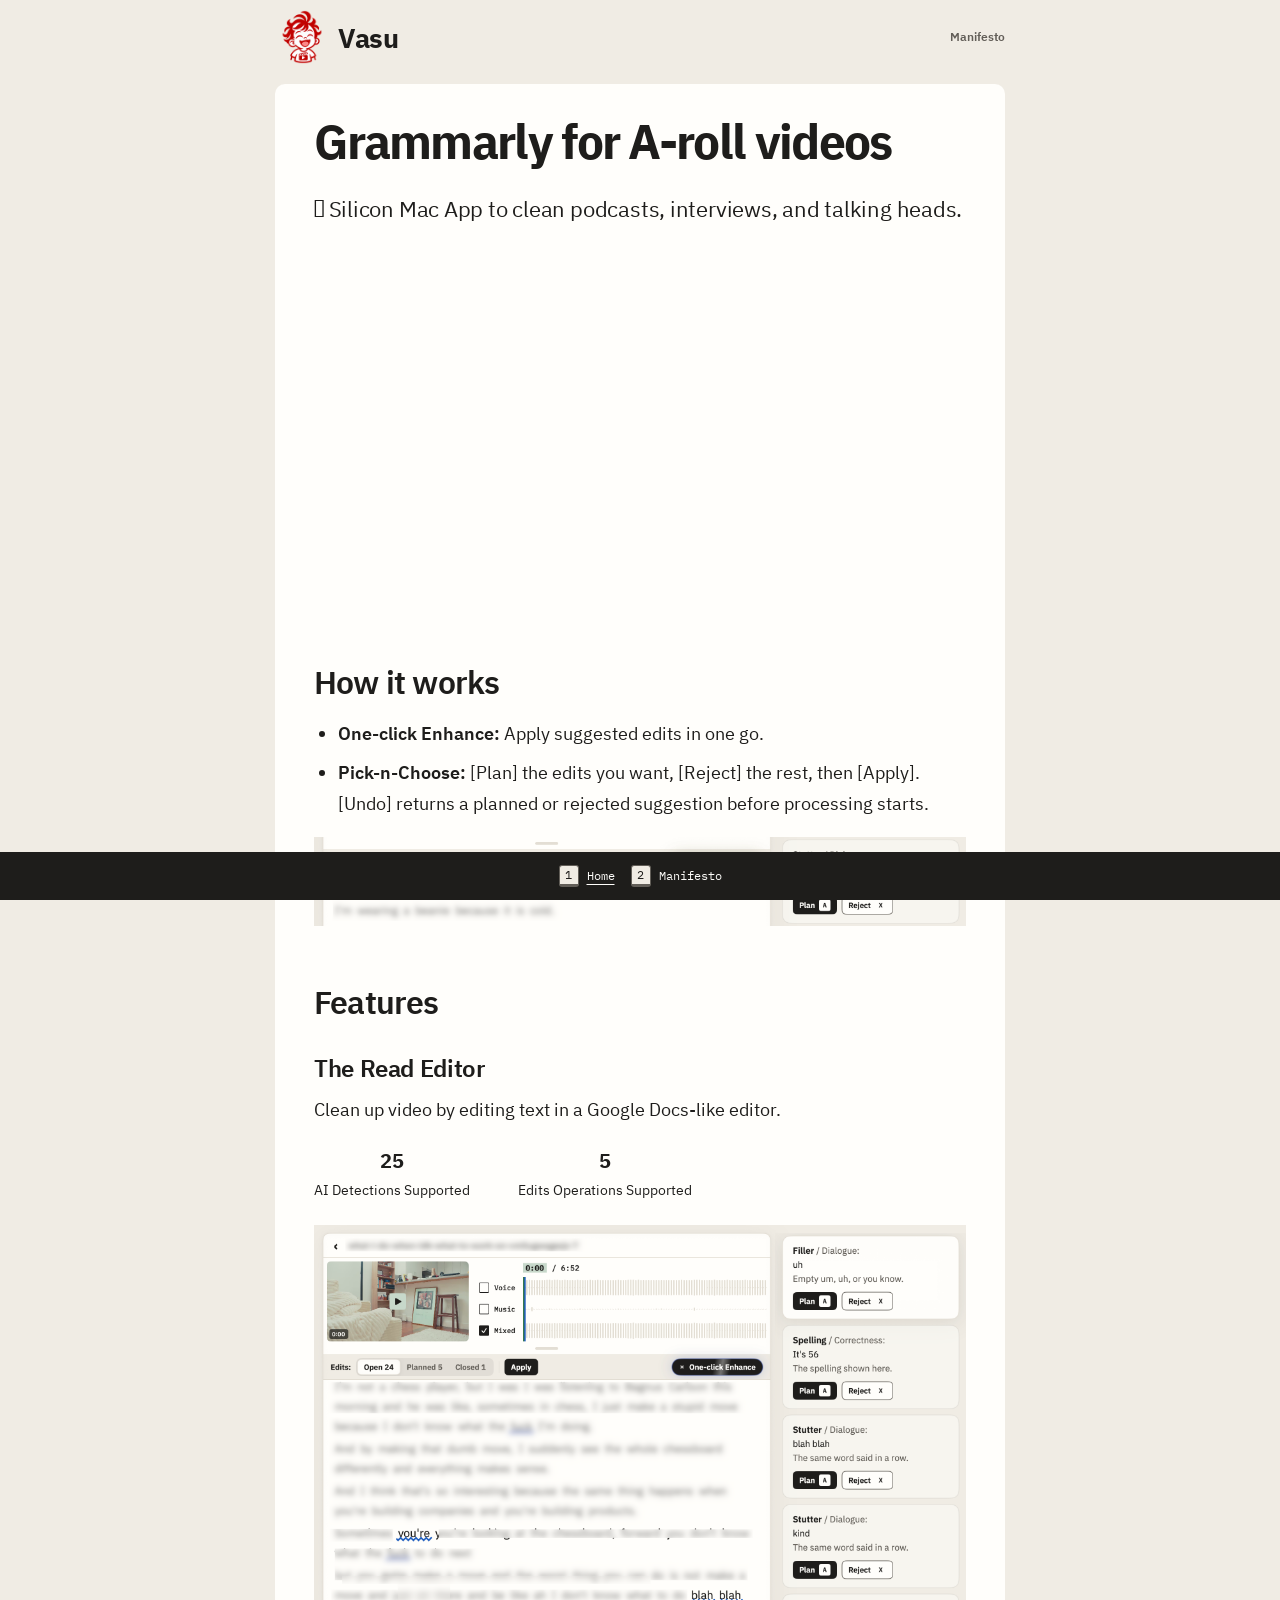
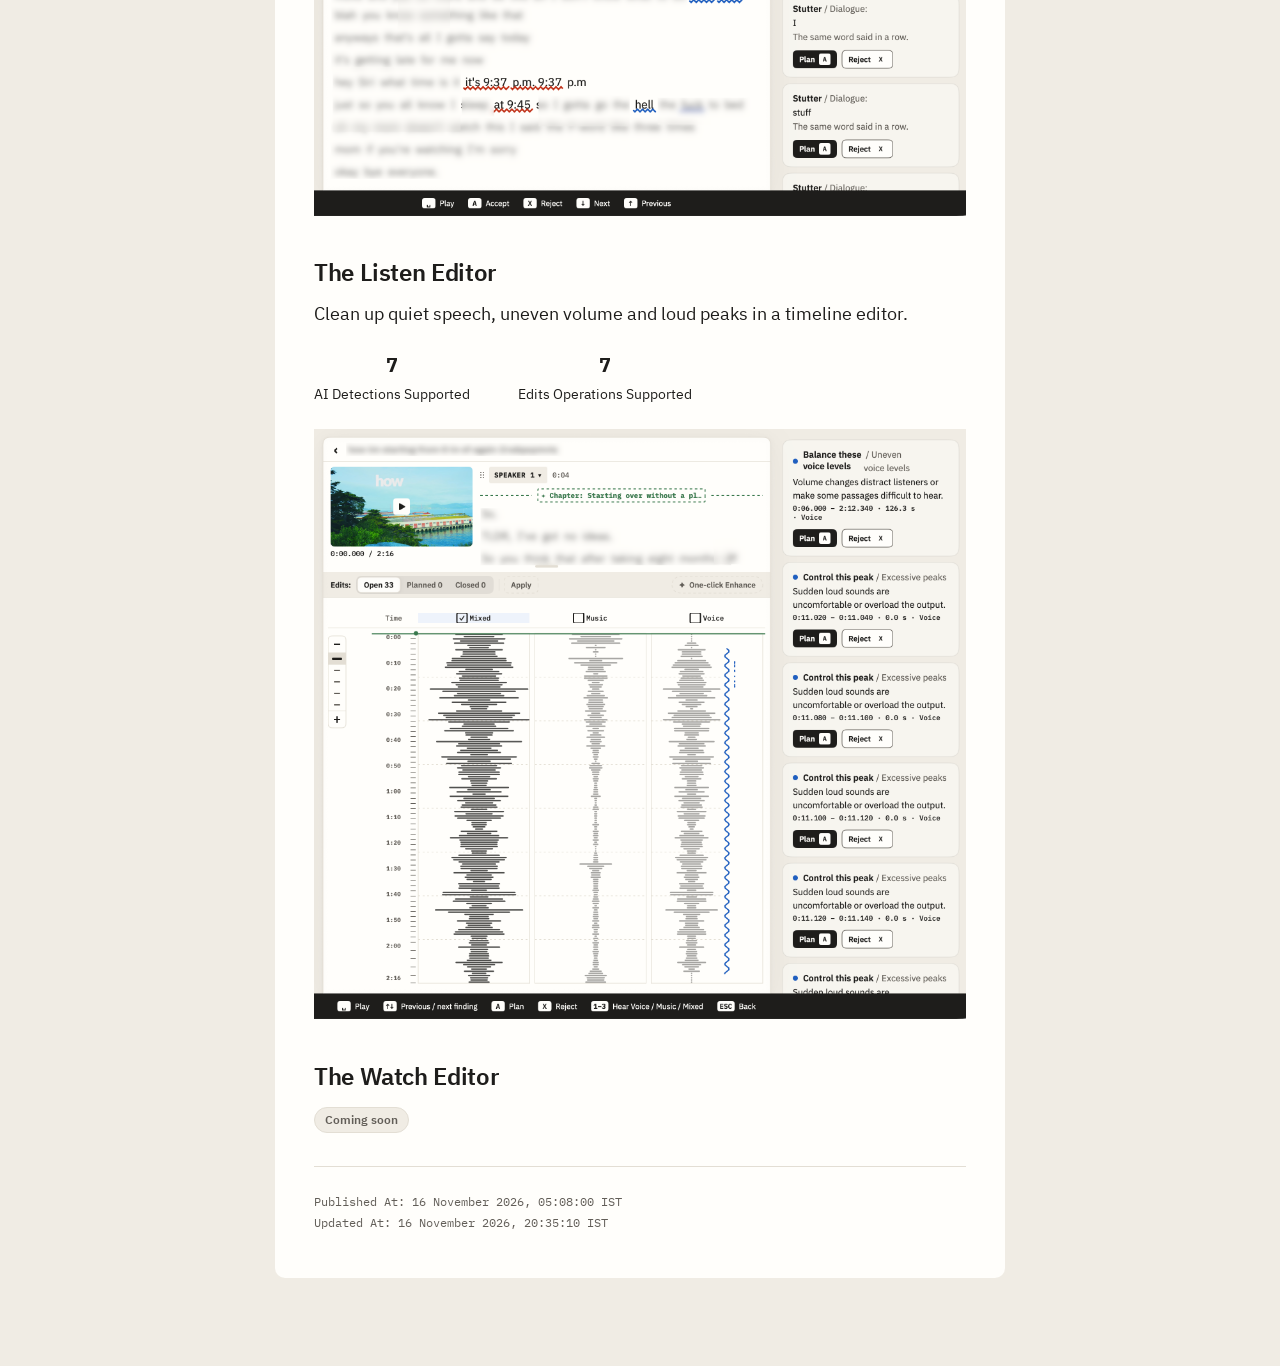
<file: index.html>
<!doctype html>
<html lang="en">
<head>
  <meta charset="utf-8">
  <meta name="viewport" content="width=device-width, initial-scale=1">
  <meta name="description" content="Grammarly for A-roll. Vasu suggests cuts and sound fixes for your video. Apply suggested edits in one click or choose each change yourself.">
  <title>Vasu — Grammarly for A-roll</title>
  <link rel="stylesheet" href="styles.css">
  <script src="application.js" defer></script>
</head>
<body>
  <a class="skip" href="#main">Skip to content</a>
  <!-- Shared header fallback: keep synchronized with _header.html. -->
  <div data-shared-header>
    <header class="site-header">
      <div class="site-header-inner">
        <a class="brand" href="index.html" aria-current="page" aria-label="Vasu home"><img src="assets/vasu-mark.png" width="36" height="36" alt=""><span>Vasu</span></a>
        <nav aria-label="Main"><a href="manifesto.html">Why Vasu</a></nav>
      </div>
    </header>
  </div>
  <main id="main">
    <article aria-labelledby="page-title">
      <header>
        <h1 id="page-title">Grammarly for A-roll videos</h1>
        <p> Silicon Mac App to clean podcasts, interviews, and talking heads.</p>
      </header>

      <iframe
        src="https://www.youtube.com/embed/hJ0SmzIOtzU?controls=0&amp;rel=0&amp;playsinline=1"
        title="Vasu video"
        style="display:block;width:100%;aspect-ratio:16 / 9;border:0;margin-top:var(--space-6)"
        allow="accelerometer; autoplay; clipboard-write; encrypted-media; gyroscope; picture-in-picture; web-share"
        referrerpolicy="strict-origin-when-cross-origin"
        allowfullscreen>
      </iframe>

      <section aria-labelledby="edit-choice">
        <h2 id="edit-choice">How it works</h2>
        <ul>
          <li><strong>One-click Enhance:</strong> Apply suggested edits in one go.</li>
          <li><strong>Pick-n-Choose:</strong> [Plan] the edits you want, [Reject] the rest, then [Apply]. [Undo] returns a planned or rejected suggestion before processing starts.</li>
        </ul>
        <img src="how-it-works.png" width="100%" alt="How Vasu works">
      </section>
      <section aria-labelledby="editors">
        <h2 id="editors">Features</h2>
        <section aria-labelledby="read">
          <h3 id="read">The Read Editor</h3>
          <p>Clean up video by editing text in a Google Docs-like editor.</p>
          <ul class="editor-metrics">
            <li><strong>25</strong><span>AI Detections Supported</span></li>
            <li><strong>5</strong><span>Edits Operations Supported</span></li>
          </ul>
          <img src="read.png" width="100%" alt="How Vasu works">
        </section>
        <section aria-labelledby="listen">
          <h3 id="listen">The Listen Editor</h3>
          <p>Clean up quiet speech, uneven volume and loud peaks in a timeline editor.</p>
          <ul class="editor-metrics">
            <li><strong>7</strong><span>AI Detections Supported</span></li>
            <li><strong>7</strong><span>Edits Operations Supported</span></li>
          </ul>
          <img src="listen.png" width="100%" alt="How Vasu works">
        </section>
      </section>

      <section aria-labelledby="watch">
          <h3 id="watch">The Watch Editor</h3>
          <p class="coming-soon-wrap"><span class="coming-soon">Coming soon</span></p>
          
        </section>
      </section>

      
      
      <footer class="page-dates">
        <hr>
        <!-- Maintenance: preserve Published At; refresh Updated At on every content update. -->
        <p class="meta">Published At: <time datetime="2026-11-16T05:08:00+05:30">16 November 2026, 05:08:00 IST</time><br>
        Updated At: <time datetime="2026-11-16T20:35:10+05:30">16 November 2026, 20:35:10 IST</time></p>
      </footer>
    </article>
  </main>
</body>
</html>
</file>
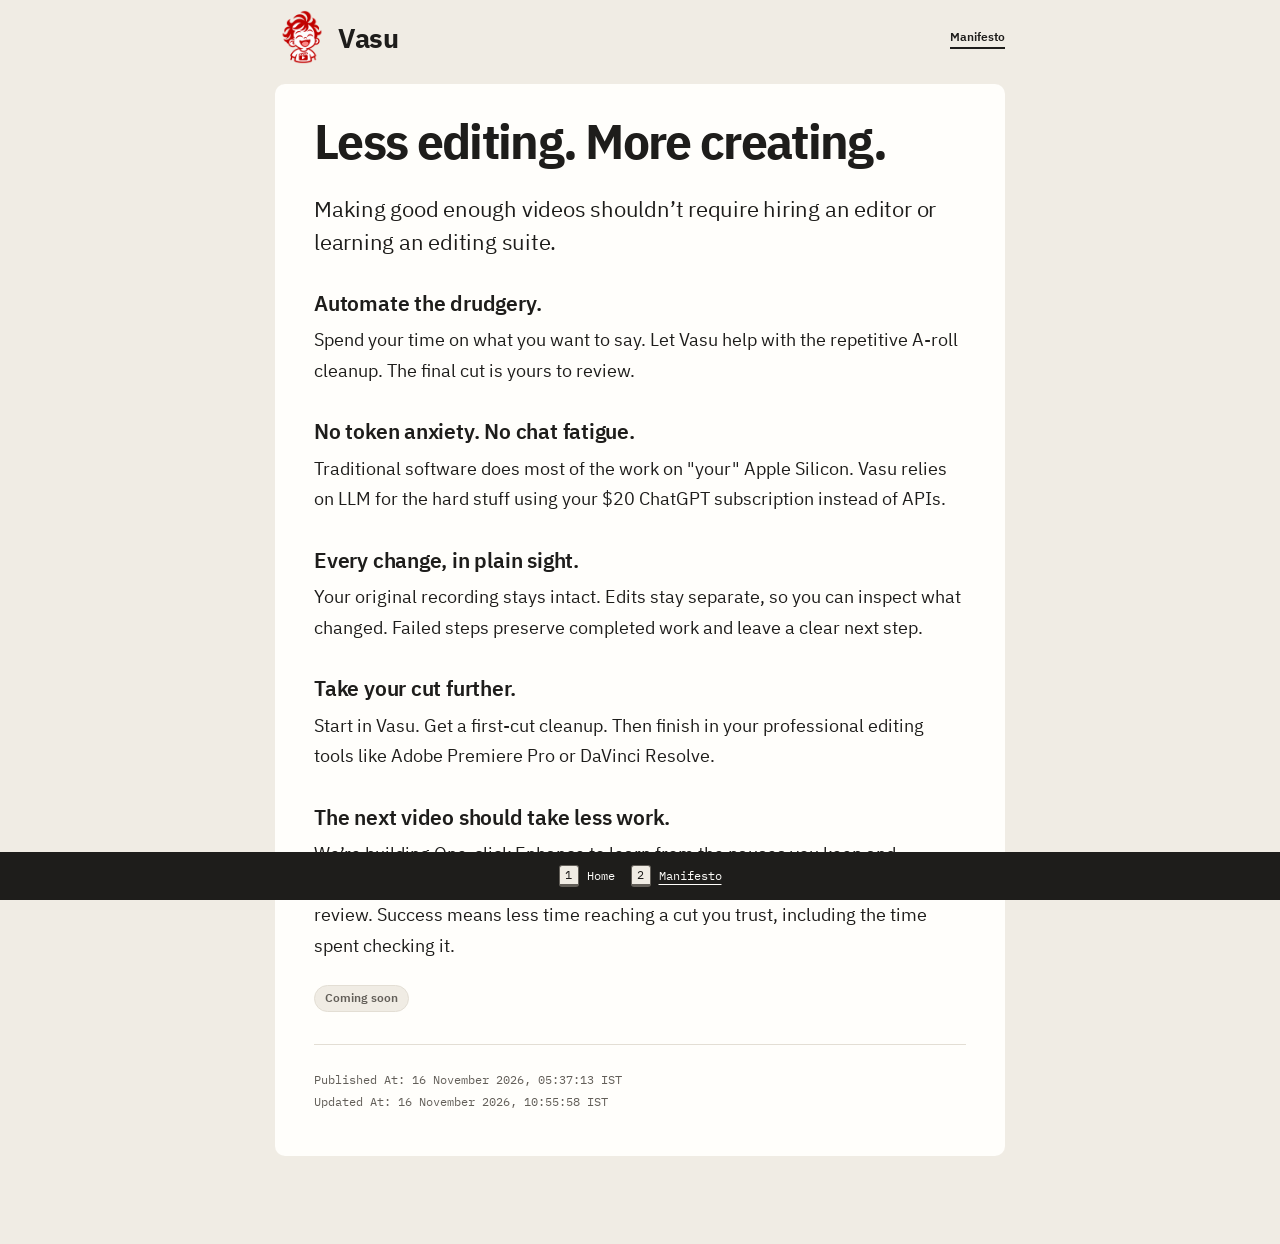
<file: manifesto.html>
<!doctype html>
<html lang="en">
<head>
  <meta charset="utf-8">
  <meta name="viewport" content="width=device-width, initial-scale=1">
  <meta name="description" content="Less editing. More creating. The principles behind Vasu: automate repetitive cleanup, keep every change visible and make the next video take less work.">
  <title>Less editing. More creating. — Vasu Manifesto</title>
  <link rel="stylesheet" href="styles.css">
  <script src="application.js" defer></script>
</head>
<body>
  <a class="skip" href="#main">Skip to content</a>
  <!-- Shared header fallback: keep synchronized with _header.html. -->
  <div data-shared-header>
    <header class="site-header">
      <div class="site-header-inner">
        <a class="brand" href="index.html" aria-label="Vasu home"><img src="assets/vasu-mark.png" width="36" height="36" alt=""><span>Vasu</span></a>
        <nav aria-label="Main"><a href="manifesto.html" aria-current="page">Why Vasu</a></nav>
      </div>
    </header>
  </div>
  <main id="main">
    <article aria-labelledby="page-title">
      <header>
        <h1 id="page-title">Less editing. More creating.</h1>
        <p>Making good enough videos shouldn’t require hiring an editor or learning an editing suite.</p>
      </header>
      <div class="manifesto-sections">
        <section id="principle-story" aria-labelledby="story">
          <h4 id="story">Automate the drudgery.</h4>
          <p id="principle-start"><span id="manifesto-start">Spend your time on what you want to say. Let Vasu help with the repetitive A-roll cleanup. The final cut is yours to review.</span></p>
        </section>
        <section id="principle-hardware" aria-labelledby="hardware">
          <h4 id="hardware">No token anxiety. No chat fatigue.</h4>
          <p id="principle-tokens"><span id="tokens">
            Traditional software does most of the work on "your" Apple Silicon. Vasu relies on LLM for the hard stuff using your $20 ChatGPT subscription instead of APIs.
          </span></p>
        </section>
        <section id="principle-cuts" aria-labelledby="cuts">
          <h4 id="cuts">Every change, in plain sight.</h4>
          <p>Your original recording stays intact. Edits stay separate, so you can inspect what changed. Failed steps preserve completed work and leave a clear next step.</span></p>
        </section>
        <section id="principle-handoff" aria-labelledby="handoff">
          <h4 id="handoff">Take your cut further.</h4>
          <p>Start in Vasu. Get a first-cut cleanup. Then finish in your professional editing tools like Adobe Premiere Pro or DaVinci Resolve.</p>
        </section>
        <section id="principle-recipes" aria-labelledby="recipes">
          <h4 id="recipes">The next video should take less work.</h4>
          <p id="principle-judgement"><span id="judgement">
            We’re building One-click Enhance to learn from the pauses you keep and suggestions you reject. Your choices should make the next cut faster to edit and review. Success means less time reaching a cut you trust, including the time spent checking it.
          
          </span></p>
          <p class="coming-soon-wrap"><span class="coming-soon">Coming soon</span></p>
        </section>
      </div>
      <footer class="page-dates">
        <hr>
        <!-- Maintenance: preserve Published At; refresh Updated At on every content update. -->
        <p class="meta">Published At: <time datetime="2026-11-16T05:37:13+05:30">16 November 2026, 05:37:13 IST</time><br>
        Updated At: <time datetime="2026-11-16T10:55:58+05:30">16 November 2026, 10:55:58 IST</time></p>
      </footer>
    </article>
  </main>
</body>
</html>
</file>
<file: styles.css>
/* Anatomy: specs/design.html. Current values: swift/dls/Sources/VasuDLS/
   vasu_tokens.swift and components/redesign_page.swift. See specs/008-dls/spec.md. */
@font-face{font-family:"IBM Plex Sans";src:url("assets/fonts/IBMPlexSans-Regular.woff2") format("woff2");font-weight:400;font-style:normal;font-display:swap}
@font-face{font-family:"IBM Plex Sans";src:url("assets/fonts/IBMPlexSans-SemiBold.woff2") format("woff2");font-weight:600;font-style:normal;font-display:swap}
@font-face{font-family:"IBM Plex Sans";src:url("assets/fonts/IBMPlexSans-Bold.woff2") format("woff2");font-weight:700;font-style:normal;font-display:swap}
@font-face{font-family:"IBM Plex Mono";src:url("assets/fonts/IBMPlexMono-Regular.woff2") format("woff2");font-weight:400;font-style:normal;font-display:swap}
:root{color-scheme:light;--paper:#F0ECE4;--panel:#FFFEFB;--ink:#1E1D1B;--muted:#625E58;--line:#1E1D1B;--line-soft:#E3DED4;--blue:#1F5FBF;--column:730px;--space-1:4px;--space-2:8px;--space-3:12px;--space-4:16px;--space-5:20px;--space-6:24px;--space-8:32px;--space-10:40px;--space-12:48px}
*{box-sizing:border-box}
body{margin:0;background:var(--paper);color:var(--ink);font:var(--text-body)/var(--leading-body) "IBM Plex Sans",sans-serif;font-kerning:normal}
main{width:min(var(--column),100%);min-height:calc(100vh - 124px);margin:10px auto var(--space-10);padding:var(--space-8) 39px var(--space-6);background:var(--panel);border-radius:10px}
a{color:var(--blue);text-decoration-thickness:1px;text-underline-offset:.22em;text-decoration-skip-ink:auto}
a:hover{text-decoration-thickness:2px}
article a{font-weight:600}
.how-it-works-video{display:block;width:100%;max-width:100%;height:auto;margin:var(--space-6) 0;border-radius:8px;background:var(--paper)}
.site-header{background:var(--paper)}
.site-header-inner{width:min(var(--column),calc(100% - 32px));min-height:74px;margin:0 auto;display:flex;align-items:center;justify-content:space-between;gap:var(--space-6);flex-wrap:wrap;padding:10px 0}
.brand{display:inline-flex;align-items:center;gap:9px;color:var(--ink);font-size:27px;font-weight:700;line-height:1;letter-spacing:-.27px;text-decoration:none}
.brand img{display:block;width:54px;height:54px;object-fit:contain}
.site-header nav{display:flex;flex-wrap:wrap;gap:var(--space-4);font:600 12px/1.4 "IBM Plex Sans",sans-serif}
.site-header nav a{color:var(--muted);text-decoration:none}
.site-header nav a:hover{color:var(--ink);text-decoration:underline}
.site-header nav [aria-current]{color:var(--ink);text-decoration:underline;text-decoration-thickness:2px;text-underline-offset:6px}
/* Editorial hierarchy: bold display type, semibold headings, quiet mono details. */
:root{
  --text-h1:clamp(2.25rem,1.75rem + 2vw,3rem);
  --text-h2:clamp(1.75rem,1.5rem + 1vw,2rem);
  --text-h3:1.5rem;
  --text-h4:1.3125rem;
  --text-h5:1.125rem;
  --text-body:1.125rem;
  --text-lead:1.375rem;
  --text-small:1rem;
  --text-code:.875rem;
  --text-meta:.75rem;
  --leading-body:1.7;
}
h1,h2,h3,h4,h5{font-family:"IBM Plex Sans",sans-serif;font-weight:600;color:var(--ink);overflow-wrap:anywhere;text-wrap:balance}
h1{max-width:none;font-size:var(--text-h1);font-weight:700;line-height:1.08;letter-spacing:-.035em;margin:0 0 var(--space-6)}
h2{font-size:var(--text-h2);line-height:1.18;letter-spacing:-.025em;margin:var(--space-12) 0 var(--space-3)}
h3{font-size:var(--text-h3);line-height:1.25;letter-spacing:-.015em;margin:var(--space-8) 0 var(--space-3)}
h4{font-size:var(--text-h4);line-height:1.3;letter-spacing:-.01em;margin:var(--space-6) 0 var(--space-2)}
h5{font-size:var(--text-h5);font-weight:700;line-height:1.4;letter-spacing:0;margin:var(--space-6) 0 var(--space-2)}
summary h3{display:inline-block;max-width:calc(100% - 1.2em);vertical-align:top;margin:0}
summary h3 code{display:block;margin-top:var(--space-1);line-height:1.5;letter-spacing:0;text-wrap:wrap}
p{margin:0 0 var(--space-5);text-wrap:pretty}
p,li,table,caption{font-size:var(--text-body);line-height:var(--leading-body)}
article>header>p:first-of-type{max-width:none;font-size:var(--text-lead);line-height:1.5;letter-spacing:-.01em;margin-bottom:var(--space-6)}
article>header>p:last-child{margin-bottom:0}
strong,b{font-weight:600}
code{font-family:"IBM Plex Mono",monospace;font-size:var(--text-code);font-weight:400;font-variant-ligatures:none;line-height:inherit;overflow-wrap:anywhere}
.meta{font:var(--text-meta)/1.8 "IBM Plex Mono",monospace;font-variant-numeric:tabular-nums;color:var(--muted);margin-top:var(--space-6)}
.page-dates{margin-top:var(--space-8)}
.page-dates hr{border:0;border-top:1px solid var(--line-soft);margin:0}
.skip{position:absolute;top:-60px;left:var(--space-4);z-index:1;background:var(--panel);padding:var(--space-2)}.skip:focus{top:8px}
:focus-visible{outline:2px solid var(--blue);outline-offset:2px}
details{border-top:2px solid var(--line);margin:0}
details:last-of-type{border-bottom:2px solid var(--line)}
summary{cursor:pointer;padding:var(--space-4) 0;font-size:var(--text-h3);line-height:1.3}
summary::marker{font-size:.65em}
summary code{color:var(--muted);font-weight:400}
.content{padding:0 0 var(--space-6)}
.limits{color:var(--muted)}
.table-scroll{max-width:100%;overflow-x:auto;margin:var(--space-4) 0 var(--space-3)}
table{width:100%;table-layout:fixed;border-collapse:collapse}
caption{text-align:left;font-size:var(--text-code);line-height:1.5;color:var(--muted);padding:0 0 var(--space-3)}
th,td{padding:var(--space-3);border-bottom:1px solid var(--line-soft);text-align:left;vertical-align:top}
thead th{font:400 var(--text-meta)/1.5 "IBM Plex Mono",monospace;letter-spacing:.08em;text-transform:uppercase;background:var(--paper);border-bottom:2px solid var(--line)}
tbody{background:var(--panel)}
thead th:first-child{width:30%}thead th:nth-child(2){width:70%}
td p{margin-bottom:var(--space-3)}
td p:last-child{margin-bottom:0}
td p+p{font-size:var(--text-small);line-height:1.6;color:var(--muted)}
tbody th{font-size:var(--text-small);font-weight:600;line-height:1.5}tbody th code{display:block;font-weight:400;color:var(--muted);margin-top:var(--space-1)}
th,td{overflow-wrap:anywhere}
ul,ol{padding-left:var(--space-6)}
li+li{margin-top:var(--space-2)}
.editor-metrics{display:flex;flex-wrap:wrap;gap:24px 48px;list-style:none;padding:0;margin:24px 0}
.editor-metrics li{text-align:center}
.editor-metrics li+li{margin-top:0}
.editor-metrics strong{display:block;font-size:1.25rem;line-height:1.1;font-weight:800}
.editor-metrics span{display:block;margin-top:8px;font-size:14px;line-height:1.5}
/* Manifesto: every principle is readable without opening a disclosure. */
.manifesto-sections{margin-top:var(--space-8)}
.manifesto-sections>section+section{margin-top:var(--space-8)}
.manifesto-sections h2{font-size:var(--text-h3);font-weight:600;line-height:1.3;letter-spacing:-.015em;margin:0 0 var(--space-4)}
.manifesto-sections>section>:last-child{margin-bottom:0}
.coming-soon{display:inline-block;padding:2px 10px;border:1px solid var(--line-soft);border-radius:9999px;background:var(--paper);color:var(--muted);font-size:var(--text-meta);font-weight:600;line-height:1.7}
/* App-style keyboard bar. Reserve its measured height, including wrapped rows. */
.has-website-keybar{scroll-padding-bottom:calc(var(--website-keybar-height,48px) + 16px)}
.has-website-keybar body{padding-bottom:var(--website-keybar-height,48px)}
.has-website-keybar main{min-height:calc(100vh - 124px - var(--website-keybar-height,48px))}
.website-keybar{position:fixed;inset:auto 0 0;z-index:10;background:var(--ink);color:var(--panel);padding-bottom:env(safe-area-inset-bottom,0px);font:12px/1.4 "IBM Plex Mono",monospace}
.website-keybar-inner{width:min(var(--column),calc(100% - 32px));margin:0 auto;display:flex;flex-wrap:wrap;align-items:center;justify-content:center;gap:4px 16px;padding:8px 0}
.website-keybar a,.website-keybar button{display:inline-flex;align-items:center;gap:8px;min-height:32px;padding:0;border:0;border-radius:2px;background:none;color:inherit;font:inherit;text-decoration:none;cursor:pointer;white-space:nowrap}
.website-keybar a:hover span,.website-keybar button:hover span,.website-keybar [aria-current="page"] span{text-decoration:underline;text-underline-offset:4px}
.website-keybar :focus-visible{outline-color:var(--panel);outline-offset:4px}
.website-keybar kbd,.website-key-help kbd{display:inline-block;min-width:20px;padding:2px 4px;border:1px solid var(--muted);border-bottom-width:3px;border-radius:3px;background:var(--paper);color:var(--ink);font:12px/1.2 "IBM Plex Mono",monospace;text-align:center}
#website-shortcuts-button{margin-left:0}
.website-keybar[data-shortcuts="disabled"] kbd{display:none}
.website-keys-off{color:var(--paper);font-size:11px}
.website-key-context{width:min(var(--column),calc(100% - 32px));margin:0 auto;padding:0 0 8px;color:var(--paper)}
.website-key-help{display:block;width:min(480px,calc(100% - 32px));max-height:calc(100vh - 32px);max-height:calc(100dvh - 32px);overflow-y:auto;margin:auto;padding:24px;border:2px solid var(--line);border-radius:10px;background:var(--panel);color:var(--ink);font:16px/1.5 "IBM Plex Sans",sans-serif}
.website-key-help::backdrop{background:rgb(30 29 27 / .45)}
.website-key-help h2{margin:0 0 12px;font-size:24px;line-height:1.25}
.website-key-help p{font-size:14px;line-height:1.5}
.website-key-list{display:grid;grid-template-columns:max-content minmax(0,1fr);align-items:start;gap:8px 16px;margin:24px 0;font-size:14px;line-height:1.5}
.website-key-list dt,.website-key-list dd{margin:0}
.website-key-list kbd{max-width:120px}
.website-key-preference{display:flex;align-items:flex-start;gap:8px;font-size:14px;cursor:pointer}
.website-key-preference input{flex:none;width:16px;height:16px;margin:3px 0 0;accent-color:var(--ink)}
.website-key-help .website-key-note{margin:8px 0 16px;color:var(--muted);font-size:12px}
#website-shortcuts-close{display:inline-flex;align-items:center;gap:8px;min-height:36px;padding:4px 12px;border:2px solid var(--line);border-radius:4px;background:var(--ink);color:var(--panel);font:600 14px/1.4 "IBM Plex Sans",sans-serif;cursor:pointer}
.website-key-help:not([open]),.website-keybar [hidden],.website-key-help [hidden]{display:none}
@media(max-width:640px){main{padding:var(--space-6) var(--space-4)}.site-header-inner{gap:var(--space-3)}}
@media(max-width:480px){th,td{padding:var(--space-2)}}
@media print{body{background:white}.has-website-keybar body{padding-bottom:0}.site-header,.skip,.website-keybar,.website-key-help{display:none}main,.has-website-keybar main{width:100%;max-width:var(--column);min-height:0;margin:0 auto;padding:0;border-radius:0}details::details-content{content-visibility:visible}details:not([open])>.content{display:block}summary{padding:12px 0}tr{break-inside:avoid}}
</file>
